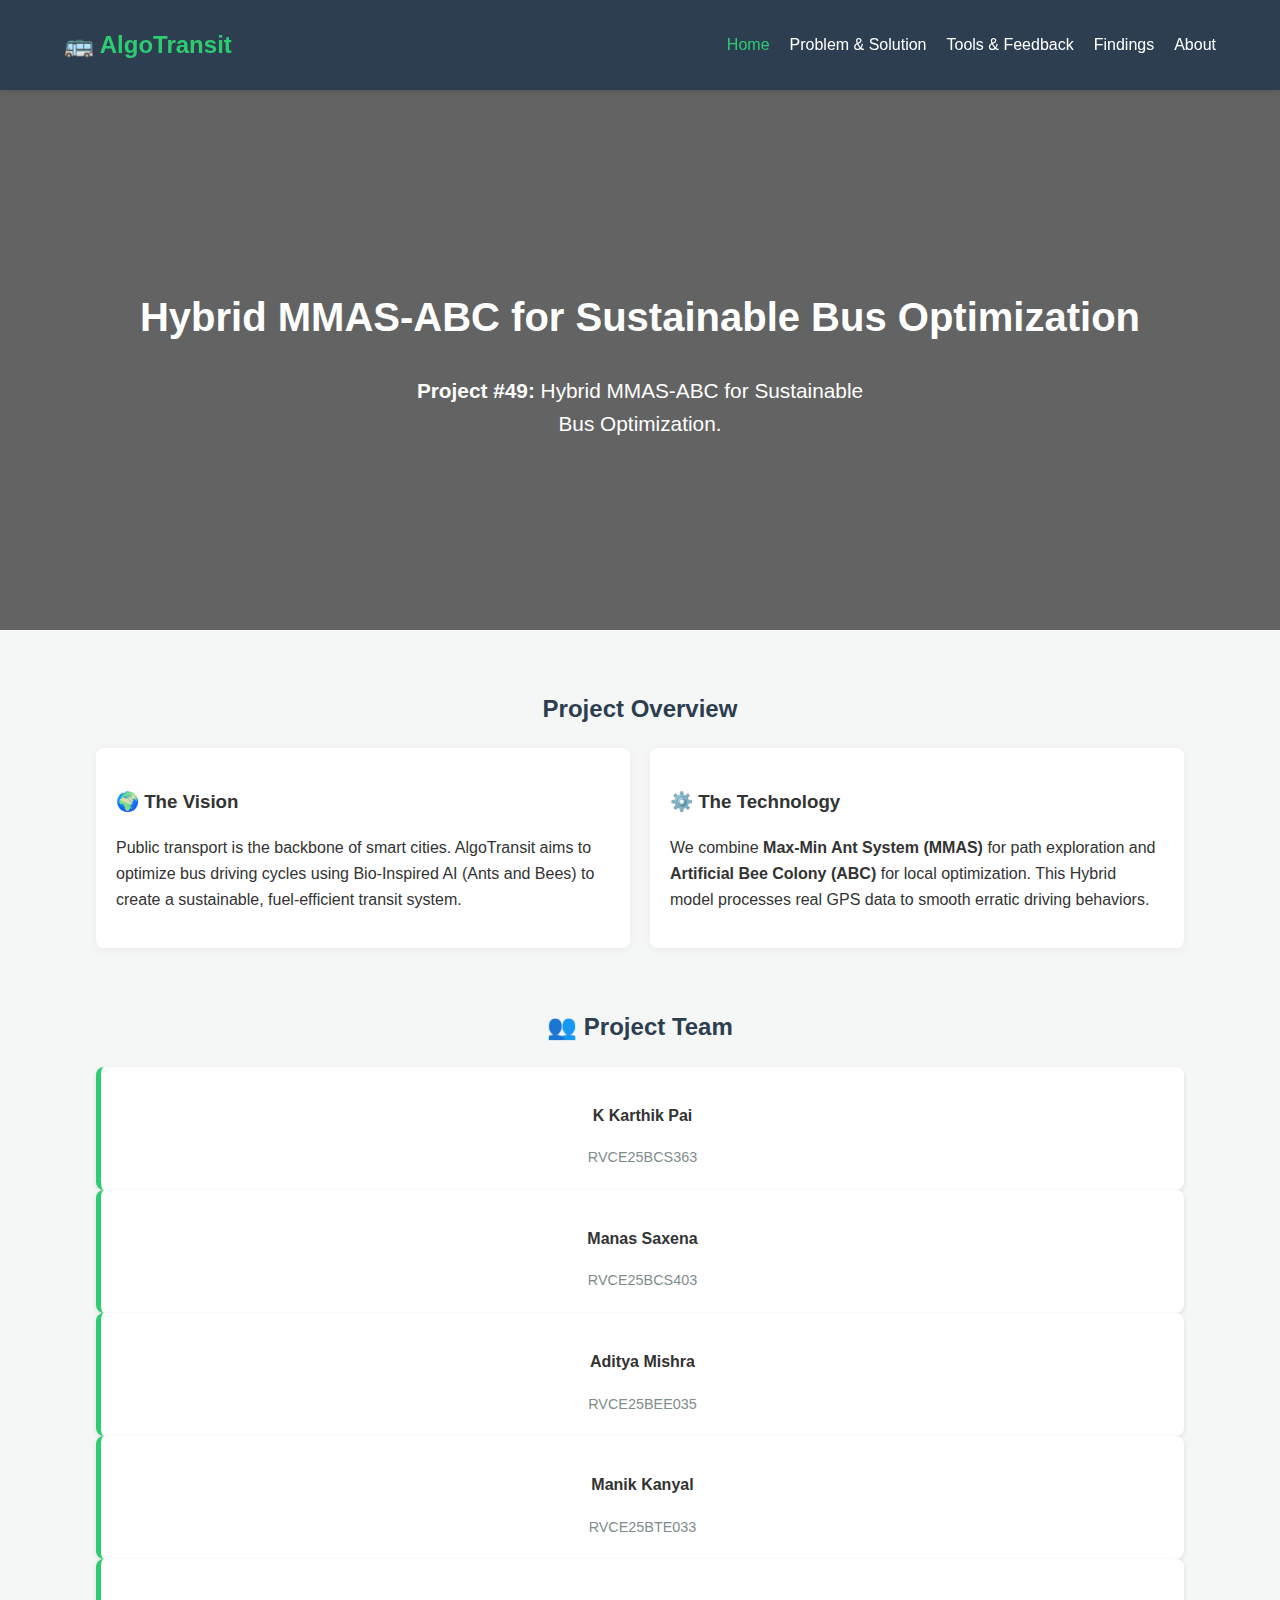
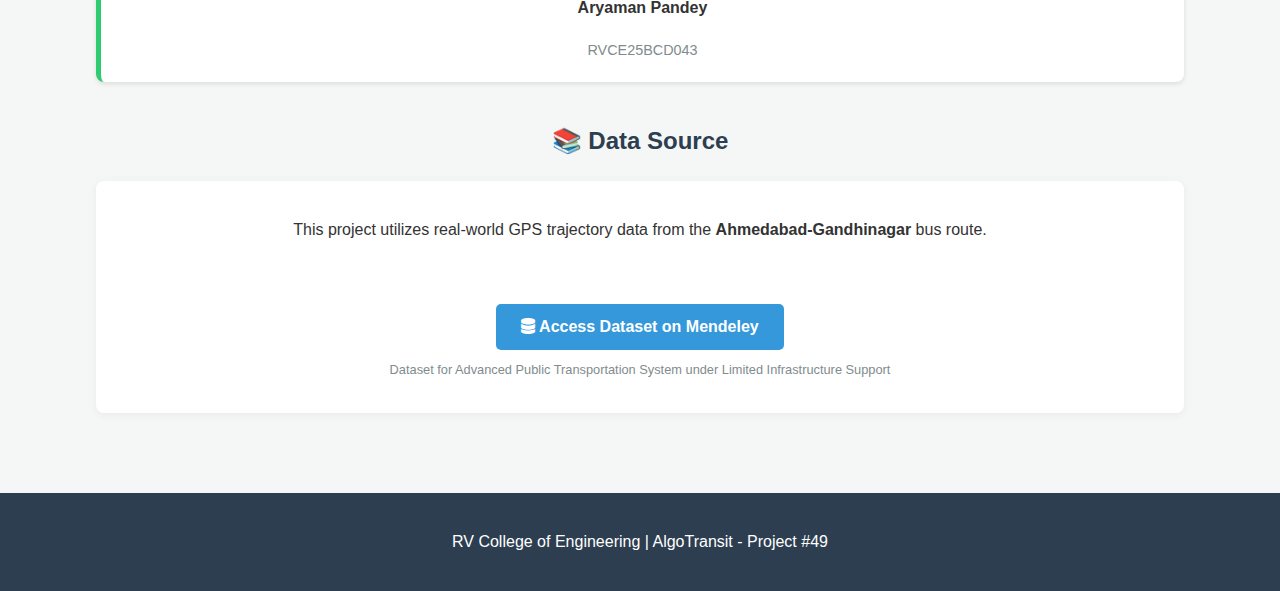
<file: index.html>
<!DOCTYPE html>
<html lang="en">
<head>
    <meta charset="UTF-8">
    <meta name="viewport" content="width=device-width, initial-scale=1.0">
    <title>AlgoTransit | Home</title>
    <link rel="stylesheet" href="style.css">
    <link rel="stylesheet" href="https://cdnjs.cloudflare.com/ajax/libs/font-awesome/6.0.0/css/all.min.css">
</head>
<body>

    <header>
        <nav>
            <div class="logo">🚌 AlgoTransit</div>
            <ul class="nav-links">
                <li><a href="index.html" class="active">Home</a></li>
                <li><a href="problem.html">Problem & Solution</a></li>
                <li><a href="tools.html">Tools & Feedback</a></li>
                <li><a href="findings.html">Findings</a></li>
                <li><a href="about.html">About</a></li>
            </ul>
        </nav>
    </header>

    <section class="hero">
        <h1 style="font-size: 2.5rem; max-width: 90%;">Hybrid MMAS-ABC for Sustainable Bus Optimization</h1>
        <p style="font-size: 1.3rem; margin-top: 15px;"><strong>Project #49:</strong> Hybrid MMAS-ABC for Sustainable Bus Optimization.</p>
    </section>

    <div class="container">
        <h2 class="section-title">Project Overview</h2>
        <div class="grid-2">
            <div class="card">
                <h3>🌍 The Vision</h3>
                <p>Public transport is the backbone of smart cities. AlgoTransit aims to optimize bus driving cycles using Bio-Inspired AI (Ants and Bees) to create a sustainable, fuel-efficient transit system.</p>
            </div>
            <div class="card">
                <h3>⚙️ The Technology</h3>
                <p>We combine <strong>Max-Min Ant System (MMAS)</strong> for path exploration and <strong>Artificial Bee Colony (ABC)</strong> for local optimization. This Hybrid model processes real GPS data to smooth erratic driving behaviors.</p>
            </div>
        </div>

        <h2 class="section-title">👥 Project Team</h2>
        <div class="team-grid">
            <div class="stat-box"><p><strong>K Karthik Pai</strong></p><span style="color: #7f8c8d; font-size: 0.9rem;">RVCE25BCS363</span></div>
            <div class="stat-box"><p><strong>Manas Saxena</strong></p><span style="color: #7f8c8d; font-size: 0.9rem;">RVCE25BCS403</span></div>
            <div class="stat-box"><p><strong>Aditya Mishra</strong></p><span style="color: #7f8c8d; font-size: 0.9rem;">RVCE25BEE035</span></div>
            <div class="stat-box"><p><strong>Manik Kanyal</strong></p><span style="color: #7f8c8d; font-size: 0.9rem;">RVCE25BTE033</span></div>
            <div class="stat-box"><p><strong>Aryaman Pandey</strong></p><span style="color: #7f8c8d; font-size: 0.9rem;">RVCE25BCD043</span></div>
        </div>

        <h2 class="section-title">📚 Data Source</h2>
        <div class="card" style="text-align: center;">
            <p>This project utilizes real-world GPS trajectory data from the <strong>Ahmedabad-Gandhinagar</strong> bus route.</p>
            <br>
            <a href="https://data.mendeley.com/datasets/39hjn56wkp/1" target="_blank" class="btn" style="background-color: #3498db;">
                <i class="fas fa-database"></i> Access Dataset on Mendeley
            </a>
            <p style="margin-top: 10px; font-size: 0.8rem; color: #7f8c8d;">Dataset for Advanced Public Transportation System under Limited Infrastructure Support</p>
        </div>
    </div>

    <footer><p>RV College of Engineering | AlgoTransit - Project #49</p></footer>
</body>
</html>
</file>
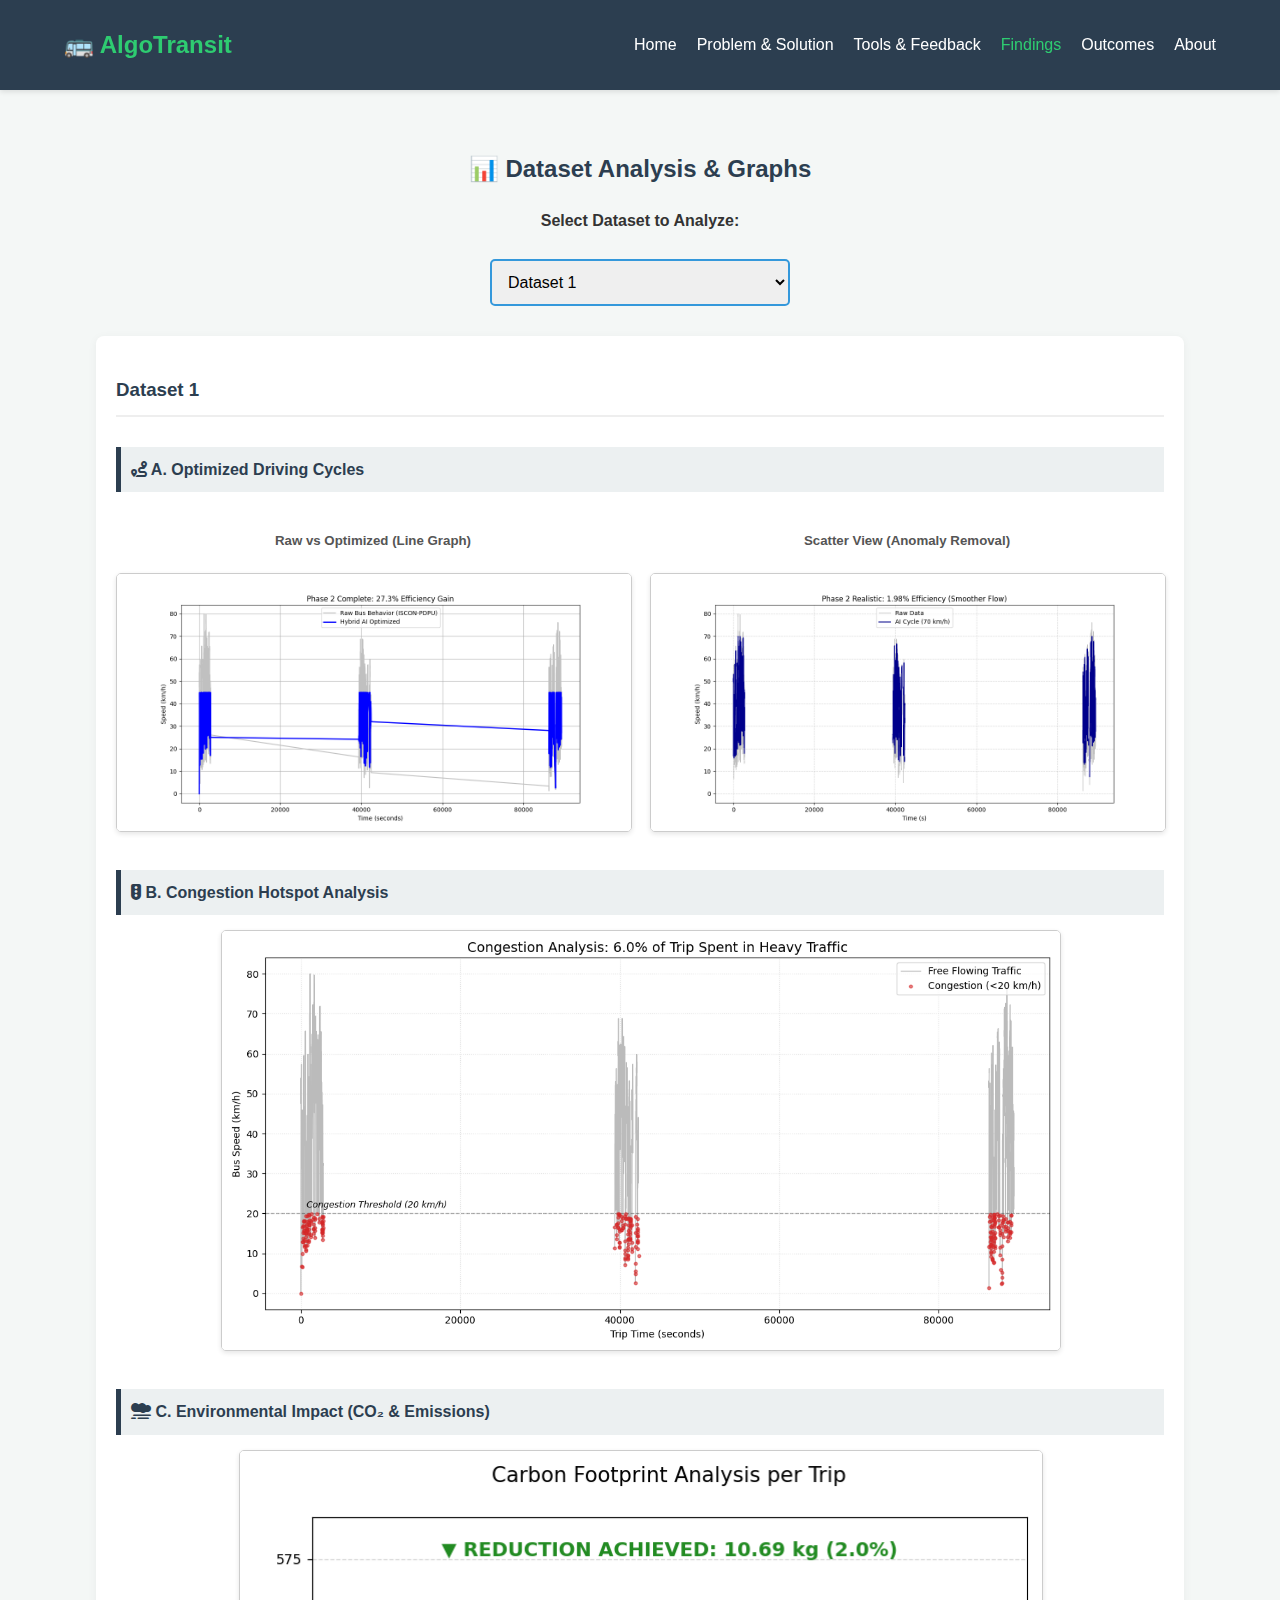
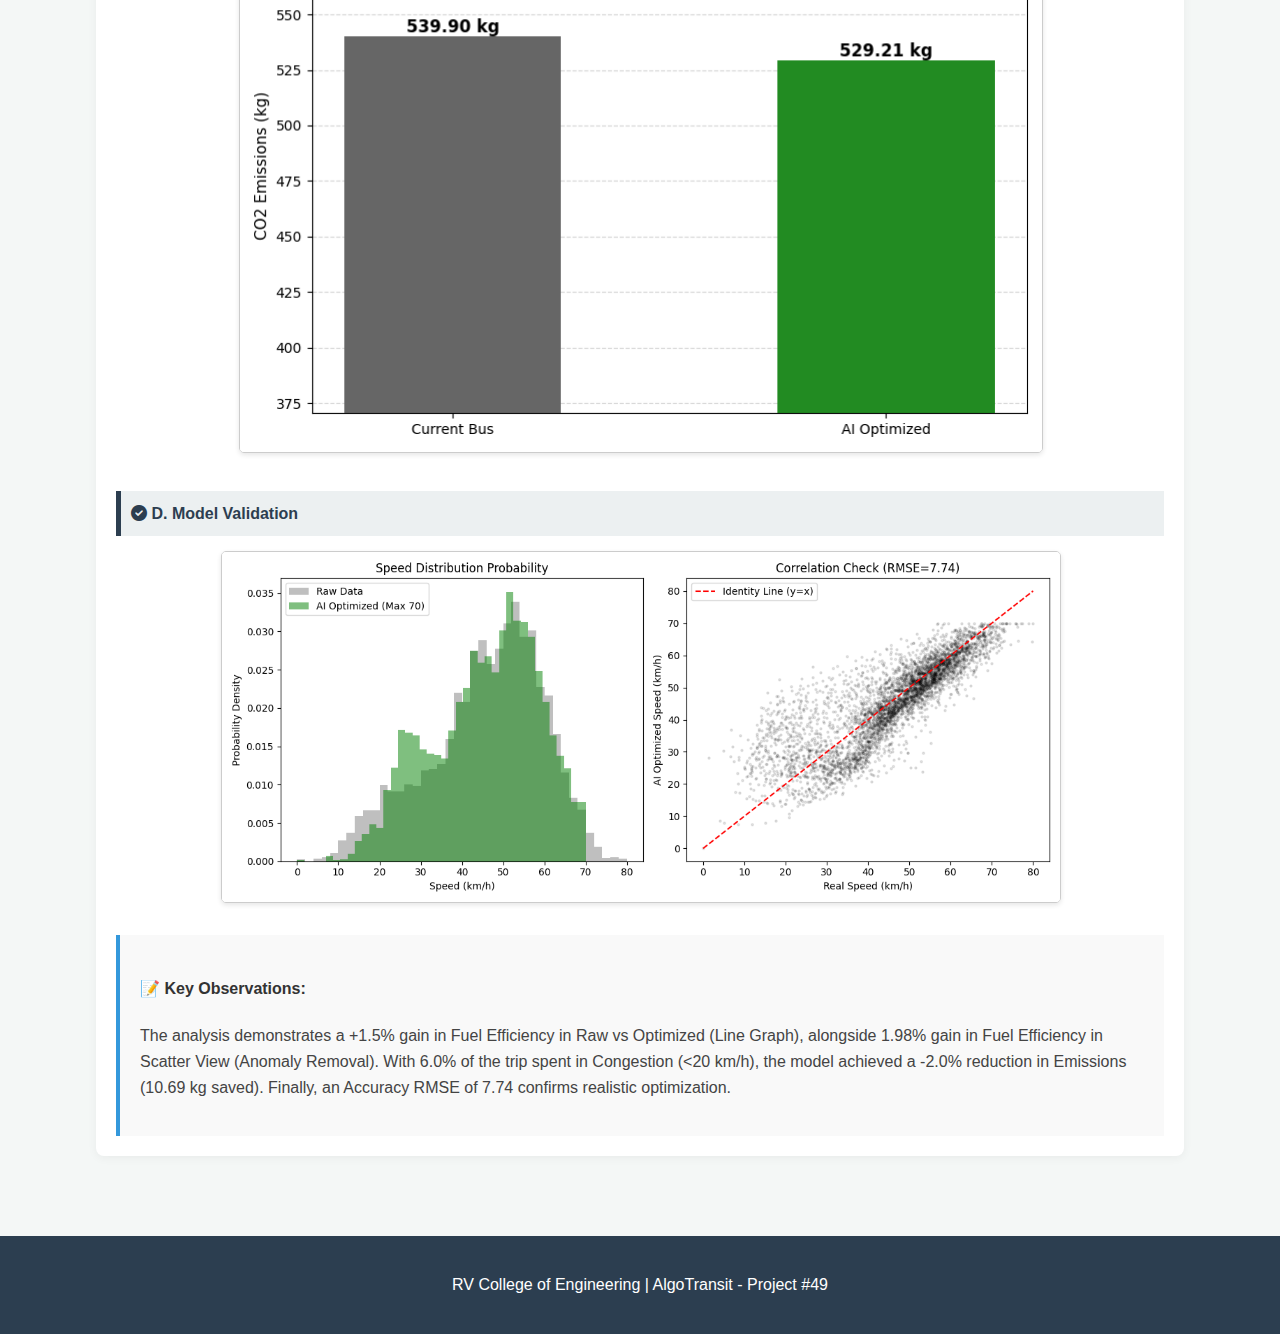
<file: findings.html>
<!DOCTYPE html>
<html lang="en">
<head>
    <meta charset="UTF-8">
    <meta name="viewport" content="width=device-width, initial-scale=1.0">
    <title>Project Findings</title>
    <link rel="stylesheet" href="style.css">
    <link rel="stylesheet" href="https://cdnjs.cloudflare.com/ajax/libs/font-awesome/6.0.0/css/all.min.css">
    <style>
        .selector-container { text-align: center; margin-bottom: 30px; }
        select { padding: 12px; font-size: 16px; min-width: 300px; border-radius: 5px; border: 2px solid #3498db; }
        
        .section-header {
            background: #ecf0f1; padding: 10px; border-left: 5px solid #2c3e50;
            margin-top: 30px; margin-bottom: 15px; color: #2c3e50;
        }

        .image-grid { display: grid; grid-template-columns: 1fr 1fr; gap: 20px; margin-bottom: 25px; }
        .single-image-container { display: flex; justify-content: center; margin-bottom: 25px; }
        .finding-img { width: 100%; border: 1px solid #ccc; border-radius: 5px; box-shadow: 0 2px 5px rgba(0,0,0,0.1); }
        .half-width { max-width: 80%; } 
        
        .results-display { display: none; }

        @media (max-width: 768px) { .image-grid { grid-template-columns: 1fr; } .half-width { max-width: 100%; } }
    </style>
</head>
<body>

    <header>
        <nav>
            <div class="logo">🚌 AlgoTransit</div>
            <ul class="nav-links">
                <li><a href="index.html">Home</a></li>
                <li><a href="problem.html">Problem & Solution</a></li>
                <li><a href="tools.html">Tools & Feedback</a></li>
                <li><a href="findings.html" class="active">Findings</a></li>
                <li><a href="outcomes.html">Outcomes</a></li>
                <li><a href="about.html">About</a></li>
            </ul>
        </nav>
    </header>

    <div class="container">
        <h2 class="section-title">📊 Dataset Analysis & Graphs</h2>
        
        <div class="selector-container">
            <label for="datasetSelect" style="font-weight: bold;">Select Dataset to Analyze:</label><br><br>
            <select id="datasetSelect" onchange="updateView()">
                <option value="set1">Dataset 1</option>
                <option value="set2">Dataset 2</option>
                <option value="set3">Dataset 3</option>
                <option value="set4">Dataset 4</option>
                <option value="set5">Dataset 5</option>
            </select>
        </div>

        <div id="resultsArea" class="card results-display">
            <h3 id="resultTitle" style="color: #2c3e50; border-bottom: 2px solid #eee; padding-bottom: 10px;">Dataset Results</h3>
            
            <h4 class="section-header"><i class="fas fa-route"></i> A. Optimized Driving Cycles</h4>
            <div class="image-grid">
                <div>
                    <h5 style="text-align: center; color: #555;">Raw vs Optimized (Line Graph)</h5>
                    <img id="imgLine" src="" alt="Optimised Cycle" class="finding-img">
                </div>
                <div>
                    <h5 style="text-align: center; color: #555;">Scatter View (Anomaly Removal)</h5>
                    <img id="imgNoLine" src="" alt="Scatter View" class="finding-img">
                </div>
            </div>

            <h4 class="section-header"><i class="fas fa-traffic-light"></i> B. Congestion Hotspot Analysis</h4>
            <div class="single-image-container">
                <div class="half-width">
                    <img id="imgCongestion" src="" alt="Congestion Graph" class="finding-img">
                </div>
            </div>

            <h4 class="section-header"><i class="fas fa-smog"></i> C. Environmental Impact (CO₂ & Emissions)</h4>
            <div class="single-image-container">
                <div class="half-width">
                    <img id="imgEmission" src="" alt="Emission Graph" class="finding-img">
                </div>
            </div>

            <h4 class="section-header"><i class="fas fa-check-circle"></i> D. Model Validation</h4>
            <div class="single-image-container">
                <div class="half-width">
                    <img id="imgValidation" src="" alt="Validation Graph" class="finding-img">
                </div>
            </div>

            <div style="background: #f9f9f9; padding: 20px; border-left: 4px solid #3498db; margin-top: 20px;">
                <h4>📝 Key Observations:</h4>
                <p id="resultDesc" style="line-height: 1.6; color: #444; margin-top: 5px;"></p>
            </div>
        </div>
    </div>

    <footer><p>RV College of Engineering | AlgoTransit - Project #49</p></footer>

    <script>
        const findingsData = {
            "set1": {
                title: "Dataset 1",
                imageLine: "set1_line.png",   
                imageNoLine: "set1_noline.png",
                imageCongestion: "set1_congestion.png",
                imageEmission: "set1_emission.png",
                imageValidation: "set1_validation.png",
                desc: "The analysis demonstrates a +1.5% gain in Fuel Efficiency in Raw vs Optimized (Line Graph), alongside 1.98% gain in Fuel Efficiency in Scatter View (Anomaly Removal). With 6.0% of the trip spent in Congestion (<20 km/h), the model achieved a -2.0% reduction in Emissions (10.69 kg saved). Finally, an Accuracy RMSE of 7.74 confirms realistic optimization."
            },
            "set2": {
                title: "Dataset 2",
                imageLine: "set2_line.png",
                imageNoLine: "set2_noline.png",
                imageCongestion: "set2_congestion.png",
                imageEmission: "set2_emission.png",
                imageValidation: "set2_validation.png",
                desc: "The analysis demonstrates a +2.2% gain in Fuel Efficiency in Raw vs Optimized (Line Graph), alongside 2.57% gain in Fuel Efficiency in Scatter View (Anomaly Removal). With 5.3% of the trip spent in Congestion (<20 km/h), the model achieved a -2.6% reduction in Emissions (13.08 kg saved). Finally, an Accuracy RMSE of 8.72 confirms realistic optimization."
            },
            "set3": {
                title: "Dataset 3",
                imageLine: "set3_line.png",
                imageNoLine: "set3_noline.png",
                imageCongestion: "set3_congestion.png",
                imageEmission: "set3_emission.png",
                imageValidation: "set3_validation.png",
                desc: "The analysis demonstrates a +3.3% gain in Fuel Efficiency in Raw vs Optimized (Line Graph), alongside 4.11% gain in Fuel Efficiency in Scatter View (Anomaly Removal). With 38.6% of the trip spent in Congestion (<20 km/h), the model achieved a -4.1% reduction in Emissions (16.97 kg saved). Finally, an Accuracy RMSE of 6.82 confirms realistic optimization."
            },
            "set4": {
                title: "Dataset 4",
                imageLine: "set4_line.png",
                imageNoLine: "set4_noline.png",
                imageCongestion: "set4_congestion.png",
                imageEmission: "set4_emission.png",
                imageValidation: "set4_validation.png",
                desc: "The analysis demonstrates a +2.5% gain in Fuel Efficiency in Raw vs Optimized (Line Graph), alongside 3.17% gain in Fuel Efficiency in Scatter View (Anomaly Removal). With 23.1% of the trip spent in Congestion (<20 km/h), the model achieved a -3.2% reduction in Emissions (10.39 kg saved). Finally, an Accuracy RMSE of 7.09 confirms realistic optimization."
            },
            "set5": {
                title: "Dataset 5",
                imageLine: "set5_line.png",
                imageNoLine: "set5_noline.png",
                imageCongestion: "set5_congestion.png",
                imageEmission: "set5_emission.png",
                imageValidation: "set5_validation.png",
                desc: "The analysis demonstrates a +1.8% gain in Fuel Efficiency in Raw vs Optimized (Line Graph), alongside 2.09% gain in Fuel Efficiency in Scatter View (Anomaly Removal). With 4.9% of the trip spent in Congestion (<20 km/h), the model achieved a -2.1% reduction in Emissions (7.49 kg saved). Finally, an Accuracy RMSE of 8.50 confirms realistic optimization."
            }
        };

        function updateView() {
            const selector = document.getElementById('datasetSelect');
            const data = findingsData[selector.value];
            if (data) {
                document.getElementById('resultTitle').textContent = data.title;
                document.getElementById('imgLine').src = data.imageLine;
                document.getElementById('imgNoLine').src = data.imageNoLine;
                document.getElementById('imgCongestion').src = data.imageCongestion;
                document.getElementById('imgEmission').src = data.imageEmission;
                document.getElementById('imgValidation').src = data.imageValidation;
                document.getElementById('resultDesc').textContent = data.desc;
                document.getElementById('resultsArea').style.display = "block";
            }
        }
        window.onload = updateView;
    </script>
</body>
</html>
</file>
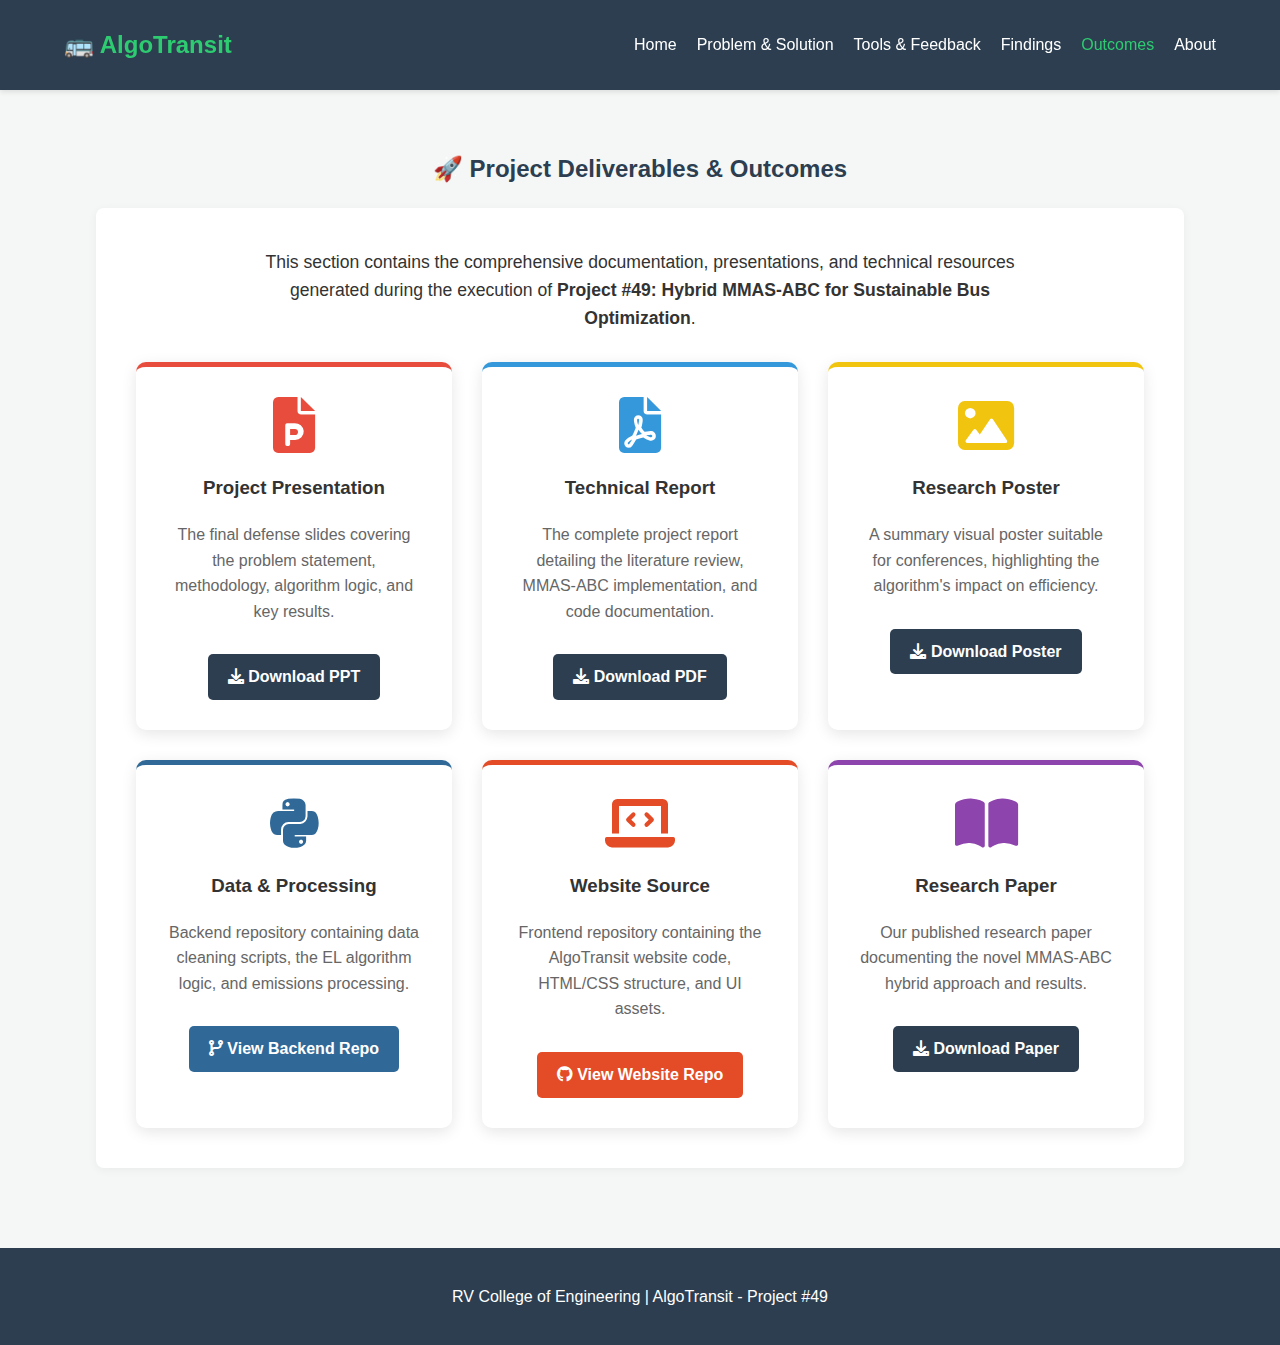
<file: outcomes.html>
<!DOCTYPE html>
<html lang="en">
<head>
    <meta charset="UTF-8">
    <meta name="viewport" content="width=device-width, initial-scale=1.0">
    <title>Project Outcomes</title>
    <link rel="stylesheet" href="style.css">
    <link rel="stylesheet" href="https://cdnjs.cloudflare.com/ajax/libs/font-awesome/6.0.0/css/all.min.css">
    <style>
        .outcome-grid {
            display: grid;
            grid-template-columns: repeat(auto-fit, minmax(250px, 1fr));
            gap: 30px;
            margin-top: 30px;
        }
        .outcome-card {
            background: white;
            padding: 30px;
            text-align: center;
            border-radius: 10px;
            border-top: 5px solid #2ecc71;
            box-shadow: 0 4px 15px rgba(0,0,0,0.1);
            transition: transform 0.3s ease;
        }
        .outcome-card:hover { transform: translateY(-5px); }
        .outcome-icon { font-size: 3.5rem; margin-bottom: 20px; display: block; }
        .outcome-btn {
            display: inline-block; margin-top: 15px; padding: 10px 20px;
            background: #2c3e50; color: white; text-decoration: none;
            border-radius: 5px; font-weight: bold;
        }
        .outcome-btn:hover { background: #34495e; }
    </style>
</head>
<body>

    <header>
        <nav>
            <div class="logo">🚌 AlgoTransit</div>
            <ul class="nav-links">
                <li><a href="index.html">Home</a></li>
                <li><a href="problem.html">Problem & Solution</a></li>
                <li><a href="tools.html">Tools & Feedback</a></li>
                <li><a href="findings.html">Findings</a></li>
                <li><a href="outcomes.html" class="active">Outcomes</a></li>
                <li><a href="about.html">About</a></li>
            </ul>
        </nav>
    </header>

    <div class="container">
        
        <h2 class="section-title">🚀 Project Deliverables & Outcomes</h2>
        <div class="card" style="text-align: center; padding: 40px;">
            <p style="font-size: 1.1rem; max-width: 800px; margin: 0 auto;">
                This section contains the comprehensive documentation, presentations, and technical resources generated during the execution of <strong>Project #49: Hybrid MMAS-ABC for Sustainable Bus Optimization</strong>.
            </p>

            <div class="outcome-grid">
                
                <div class="outcome-card" style="border-top-color: #e74c3c;">
                    <i class="fas fa-file-powerpoint outcome-icon" style="color: #e74c3c;"></i>
                    <h3>Project Presentation</h3>
                    <p style="color: #666; margin-bottom: 15px;">The final defense slides covering the problem statement, methodology, algorithm logic, and key results.</p>
                    <a href="files/Project_Presentation.pptx" download class="outcome-btn">
                        <i class="fas fa-download"></i> Download PPT
                    </a>
                </div>

                <div class="outcome-card" style="border-top-color: #3498db;">
                    <i class="fas fa-file-pdf outcome-icon" style="color: #3498db;"></i>
                    <h3>Technical Report</h3>
                    <p style="color: #666; margin-bottom: 15px;">The complete project report detailing the literature review, MMAS-ABC implementation, and code documentation.</p>
                    <a href="files/Project_Report.pdf" download class="outcome-btn">
                        <i class="fas fa-download"></i> Download PDF
                    </a>
                </div>

                <div class="outcome-card" style="border-top-color: #f1c40f;">
                    <i class="fas fa-image outcome-icon" style="color: #f1c40f;"></i>
                    <h3>Research Poster</h3>
                    <p style="color: #666; margin-bottom: 15px;">A summary visual poster suitable for conferences, highlighting the algorithm's impact on efficiency.</p>
                    <a href="files/Research_Poster.png" download class="outcome-btn">
                        <i class="fas fa-download"></i> Download Poster
                    </a>
                </div>

                <div class="outcome-card" style="border-top-color: #306998;">
                    <i class="fab fa-python outcome-icon" style="color: #306998;"></i>
                    <h3>Data & Processing</h3>
                    <p style="color: #666; margin-bottom: 15px;">
                        Backend repository containing data cleaning scripts, the EL algorithm logic, and emissions processing.
                    </p>
                    <a href="https://github.com/kkarthikpai/el-phase-2-data-and-dataprocesing" target="_blank" class="outcome-btn" style="background-color: #306998;">
                        <i class="fas fa-code-branch"></i> View Backend Repo
                    </a>
                </div>

                <div class="outcome-card" style="border-top-color: #e34c26;">
                    <i class="fas fa-laptop-code outcome-icon" style="color: #e34c26;"></i>
                    <h3>Website Source</h3>
                    <p style="color: #666; margin-bottom: 15px;">
                        Frontend repository containing the AlgoTransit website code, HTML/CSS structure, and UI assets.
                    </p>
                    <a href="https://github.com/kkarthikpai/AlgoTransit" target="_blank" class="outcome-btn" style="background-color: #e34c26;">
                        <i class="fab fa-github"></i> View Website Repo
                    </a>
                </div>

                <div class="outcome-card" style="border-top-color: #8e44ad;">
                    <i class="fas fa-book-open outcome-icon" style="color: #8e44ad;"></i>
                    <h3>Research Paper</h3>
                    <p style="color: #666; margin-bottom: 15px;">
                        Our published research paper documenting the novel MMAS-ABC hybrid approach and results.
                    </p>
                    <a href="files/Research_Paper.pdf" download class="outcome-btn">
                        <i class="fas fa-download"></i> Download Paper
                    </a>
                </div>

            </div>
        </div>

    </div>

    <footer><p>RV College of Engineering | AlgoTransit - Project #49</p></footer>

</body>
</html>
</file>
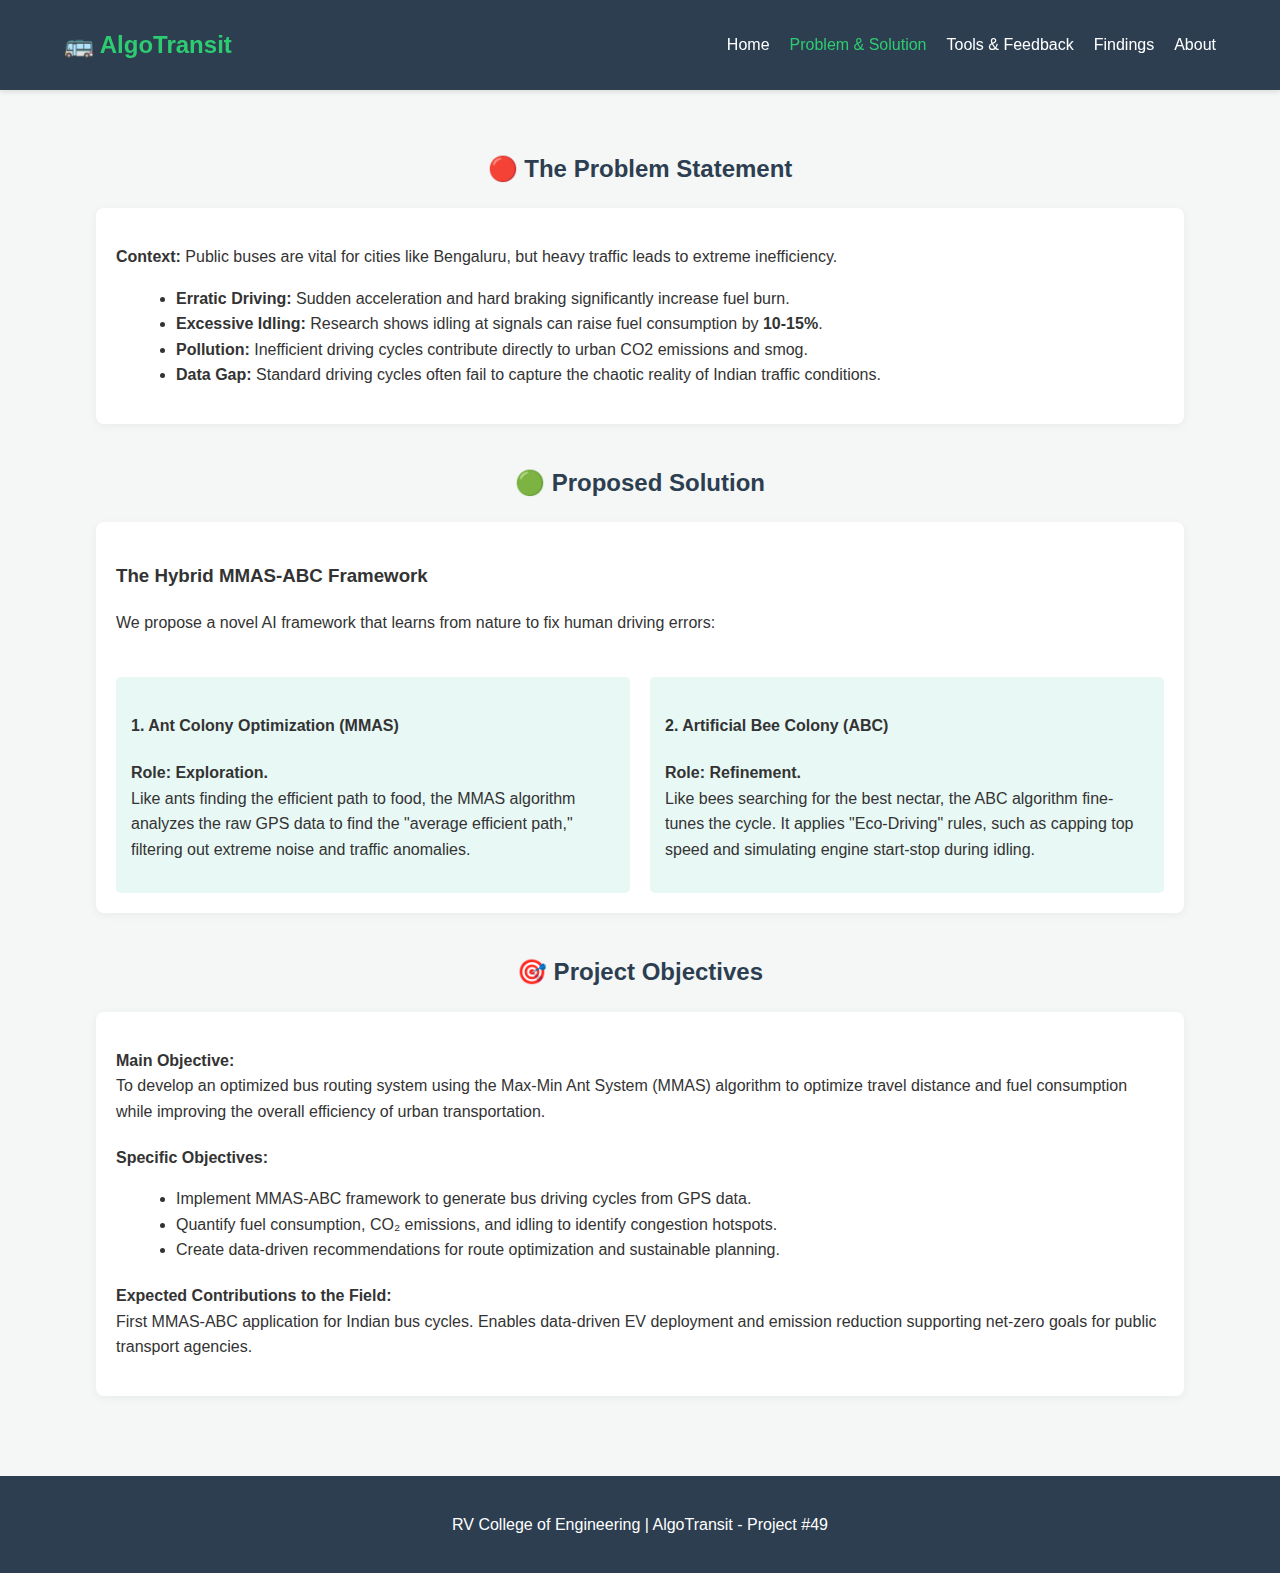
<file: problem.html>
<!DOCTYPE html>
<html lang="en">
<head>
    <meta charset="UTF-8">
    <meta name="viewport" content="width=device-width, initial-scale=1.0">
    <title>Problem & Solution</title>
    <link rel="stylesheet" href="style.css">
    <link rel="stylesheet" href="https://cdnjs.cloudflare.com/ajax/libs/font-awesome/6.0.0/css/all.min.css">
</head>
<body>

    <header>
        <nav>
            <div class="logo">🚌 AlgoTransit</div>
            <ul class="nav-links">
                <li><a href="index.html">Home</a></li>
                <li><a href="problem.html" class="active">Problem & Solution</a></li>
                <li><a href="tools.html">Tools & Feedback</a></li>
                <li><a href="findings.html">Findings</a></li>
                <li><a href="about.html">About</a></li>
            </ul>
        </nav>
    </header>

    <div class="container">
        
        <h2 class="section-title">🔴 The Problem Statement</h2>
        <div class="card">
            <p><strong>Context:</strong> Public buses are vital for cities like Bengaluru, but heavy traffic leads to extreme inefficiency.</p>
            <ul style="margin-top: 15px; margin-left: 20px;">
                <li><strong>Erratic Driving:</strong> Sudden acceleration and hard braking significantly increase fuel burn.</li>
                <li><strong>Excessive Idling:</strong> Research shows idling at signals can raise fuel consumption by <strong>10-15%</strong>.</li>
                <li><strong>Pollution:</strong> Inefficient driving cycles contribute directly to urban CO2 emissions and smog.</li>
                <li><strong>Data Gap:</strong> Standard driving cycles often fail to capture the chaotic reality of Indian traffic conditions.</li>
            </ul>
        </div>

        <h2 class="section-title">🟢 Proposed Solution</h2>
        <div class="card">
            <h3>The Hybrid MMAS-ABC Framework</h3>
            <p>We propose a novel AI framework that learns from nature to fix human driving errors:</p>
            <br>
            <div class="grid-2">
                <div style="background: #e8f8f5; padding: 15px; border-radius: 5px;">
                    <h4>1. Ant Colony Optimization (MMAS)</h4>
                    <p><strong>Role: Exploration.</strong><br>Like ants finding the efficient path to food, the MMAS algorithm analyzes the raw GPS data to find the "average efficient path," filtering out extreme noise and traffic anomalies.</p>
                </div>
                <div style="background: #e8f8f5; padding: 15px; border-radius: 5px;">
                    <h4>2. Artificial Bee Colony (ABC)</h4>
                    <p><strong>Role: Refinement.</strong><br>Like bees searching for the best nectar, the ABC algorithm fine-tunes the cycle. It applies "Eco-Driving" rules, such as capping top speed and simulating engine start-stop during idling.</p>
                </div>
            </div>
        </div>

        <h2 class="section-title">🎯 Project Objectives</h2>
        <div class="card">
            <p style="margin-bottom: 20px;">
                <strong>Main Objective:</strong><br>
                To develop an optimized bus routing system using the Max-Min Ant System (MMAS) algorithm to optimize travel distance and fuel consumption while improving the overall efficiency of urban transportation.
            </p>

            <p><strong>Specific Objectives:</strong></p>
            <ul style="margin-left: 20px; margin-bottom: 20px; line-height: 1.6;">
                <li>Implement MMAS-ABC framework to generate bus driving cycles from GPS data.</li>
                <li>Quantify fuel consumption, CO₂ emissions, and idling to identify congestion hotspots.</li>
                <li>Create data-driven recommendations for route optimization and sustainable planning.</li>
            </ul>

            <p>
                <strong>Expected Contributions to the Field:</strong><br>
                First MMAS-ABC application for Indian bus cycles. Enables data-driven EV deployment and emission reduction supporting net-zero goals for public transport agencies.
            </p>
        </div>

    </div>

    <footer><p>RV College of Engineering | AlgoTransit - Project #49</p></footer>
</body>
</html>
</file>
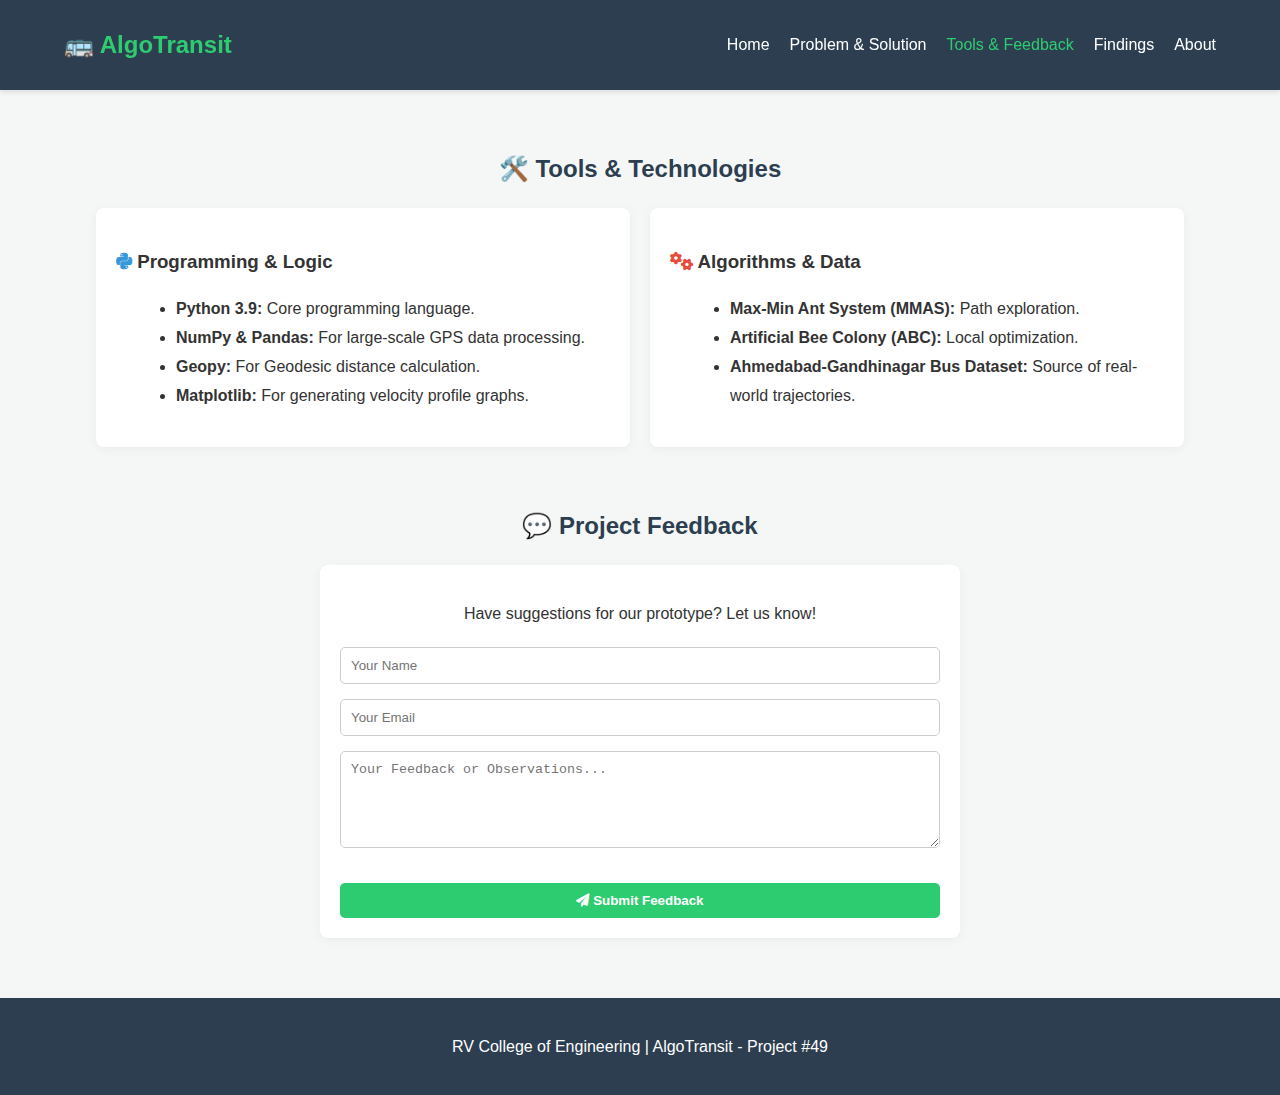
<file: tools.html>
<!DOCTYPE html>
<html lang="en">
<head>
    <meta charset="UTF-8">
    <meta name="viewport" content="width=device-width, initial-scale=1.0">
    <title>Tools & Feedback</title>
    <link rel="stylesheet" href="style.css">
    <link rel="stylesheet" href="https://cdnjs.cloudflare.com/ajax/libs/font-awesome/6.0.0/css/all.min.css">
</head>
<body>

    <header>
        <nav>
            <div class="logo">🚌 AlgoTransit</div>
            <ul class="nav-links">
                <li><a href="index.html">Home</a></li>
                <li><a href="problem.html">Problem & Solution</a></li>
                <li><a href="tools.html" class="active">Tools & Feedback</a></li>
                <li><a href="findings.html">Findings</a></li>
                <li><a href="about.html">About</a></li>
            </ul>
        </nav>
    </header>

    <div class="container">
        
        <h2 class="section-title">🛠️ Tools & Technologies</h2>
        <div class="grid-2">
            <div class="card">
                <h3><i class="fab fa-python" style="color: #3498db;"></i> Programming & Logic</h3>
                <ul style="margin-left: 20px; line-height: 1.8; margin-top: 10px;">
                    <li><strong>Python 3.9:</strong> Core programming language.</li>
                    <li><strong>NumPy & Pandas:</strong> For large-scale GPS data processing.</li>
                    <li><strong>Geopy:</strong> For Geodesic distance calculation.</li>
                    <li><strong>Matplotlib:</strong> For generating velocity profile graphs.</li>
                </ul>
            </div>
            <div class="card">
                <h3><i class="fas fa-cogs" style="color: #e74c3c;"></i> Algorithms & Data</h3>
                <ul style="margin-left: 20px; line-height: 1.8; margin-top: 10px;">
                    <li><strong>Max-Min Ant System (MMAS):</strong> Path exploration.</li>
                    <li><strong>Artificial Bee Colony (ABC):</strong> Local optimization.</li>
                    <li><strong>Ahmedabad-Gandhinagar Bus Dataset:</strong> Source of real-world trajectories.</li>
                </ul>
            </div>
        </div>

        <h2 class="section-title">💬 Project Feedback</h2>
        <div class="card" style="max-width: 600px; margin: auto;">
            <p style="text-align: center; margin-bottom: 20px;">Have suggestions for our prototype? Let us know!</p>
            
            <form id="feedbackForm" style="display: flex; flex-direction: column; gap: 15px;">
                
                <input type="text" id="senderName" placeholder="Your Name" required style="padding: 10px; border: 1px solid #ccc; border-radius: 5px;">
                
                <input type="email" id="senderEmail" placeholder="Your Email" required style="padding: 10px; border: 1px solid #ccc; border-radius: 5px;">
                
                <textarea id="senderMessage" rows="5" placeholder="Your Feedback or Observations..." required style="padding: 10px; border: 1px solid #ccc; border-radius: 5px;"></textarea>
                
                <button type="button" class="btn" style="border: none; cursor: pointer; width: 100%;" onclick="submitFeedback()">
                    <i class="fas fa-paper-plane"></i> Submit Feedback
                </button>
            </form>
        </div>
    </div>

    <footer><p>RV College of Engineering | AlgoTransit - Project #49</p></footer>

    <script>
        function submitFeedback() {
            // 1. Get the values from the form
            const name = document.getElementById('senderName').value;
            const email = document.getElementById('senderEmail').value;
            const message = document.getElementById('senderMessage').value;

            // 2. Check if they are empty
            if(name === "" || email === "" || message === "") {
                alert("⚠️ Please fill in all fields before submitting.");
                return;
            }

            // 3. Show Success Message (The Simulation)
            // This happens instantly and looks like a real submission
            alert("✅ Success!\n\nThank you, " + name + ".\nYour feedback has been recorded securely.\n\n(Note: This is a prototype simulation)");

            // 4. Clear the form so they can't submit twice
            document.getElementById('feedbackForm').reset();
        }
    </script>

</body>
</html>
</file>
<file: style.css>
/* Global Styles */
body {
    font-family: 'Segoe UI', Tahoma, Geneva, Verdana, sans-serif;
    margin: 0;
    padding: 0;
    background-color: #f4f7f6;
    color: #333;
    line-height: 1.6;
}

/* Navigation Bar */
header {
    background-color: #2c3e50;
    color: #fff;
    padding: 1rem 0;
    position: sticky;
    top: 0;
    z-index: 1000;
    box-shadow: 0 2px 5px rgba(0,0,0,0.1);
}

nav {
    display: flex;
    justify-content: space-between;
    align-items: center;
    width: 90%;
    margin: auto;
}

.logo {
    font-size: 1.5rem;
    font-weight: bold;
    color: #2ecc71; /* Eco Green */
}

.nav-links {
    list-style: none;
    display: flex;
}

.nav-links li {
    margin-left: 20px;
}

.nav-links a {
    text-decoration: none;
    color: #fff;
    font-weight: 500;
    transition: color 0.3s;
}

.nav-links a:hover, .nav-links a.active {
    color: #2ecc71;
}

/* Container */
.container {
    width: 85%;
    margin: auto;
    padding: 20px 0;
}

/* Hero Section */
.hero {
    background: linear-gradient(rgba(0,0,0,0.6), rgba(0,0,0,0.6)), url('https://images.unsplash.com/photo-1570125909232-eb263c188f7e?ixlib=rb-1.2.1&auto=format&fit=crop&w=1351&q=80');
    background-size: cover;
    background-position: center;
    height: 60vh;
    color: white;
    display: flex;
    flex-direction: column;
    justify-content: center;
    align-items: center;
    text-align: center;
}

.hero h1 { font-size: 3rem; margin-bottom: 10px; }
.hero p { font-size: 1.2rem; max-width: 600px; }

.btn {
    display: inline-block;
    background: #2ecc71;
    color: white;
    padding: 10px 25px;
    margin-top: 20px;
    text-decoration: none;
    border-radius: 5px;
    font-weight: bold;
}

.btn:hover { background: #27ae60; }

/* Sections */
.section-title {
    text-align: center;
    margin: 40px 0 20px;
    color: #2c3e50;
}

.card {
    background: white;
    padding: 20px;
    margin-bottom: 20px;
    border-radius: 8px;
    box-shadow: 0 2px 10px rgba(0,0,0,0.05);
}

.grid-2 {
    display: grid;
    grid-template-columns: 1fr 1fr;
    gap: 20px;
}

.stats-grid {
    display: grid;
    grid-template-columns: repeat(3, 1fr);
    gap: 20px;
    margin-bottom: 30px;
}

.stat-box {
    background: white;
    padding: 20px;
    text-align: center;
    border-radius: 8px;
    border-left: 5px solid #2ecc71;
    box-shadow: 0 2px 5px rgba(0,0,0,0.1);
}

.stat-number {
    font-size: 2rem;
    font-weight: bold;
    color: #2c3e50;
}

/* Footer */
footer {
    background: #2c3e50;
    color: white;
    text-align: center;
    padding: 20px;
    margin-top: 40px;
}

/* Simulation Page Specifics */
#upload-area {
    border: 2px dashed #bdc3c7;
    padding: 40px;
    text-align: center;
    background: #ecf0f1;
    border-radius: 8px;
    cursor: pointer;
    margin-bottom: 20px;
}

#results-area {
    display: none; /* Hidden until file upload */
}

canvas {
    background: white;
    padding: 10px;
    border-radius: 8px;
    box-shadow: 0 2px 10px rgba(0,0,0,0.05);
}
</file>
